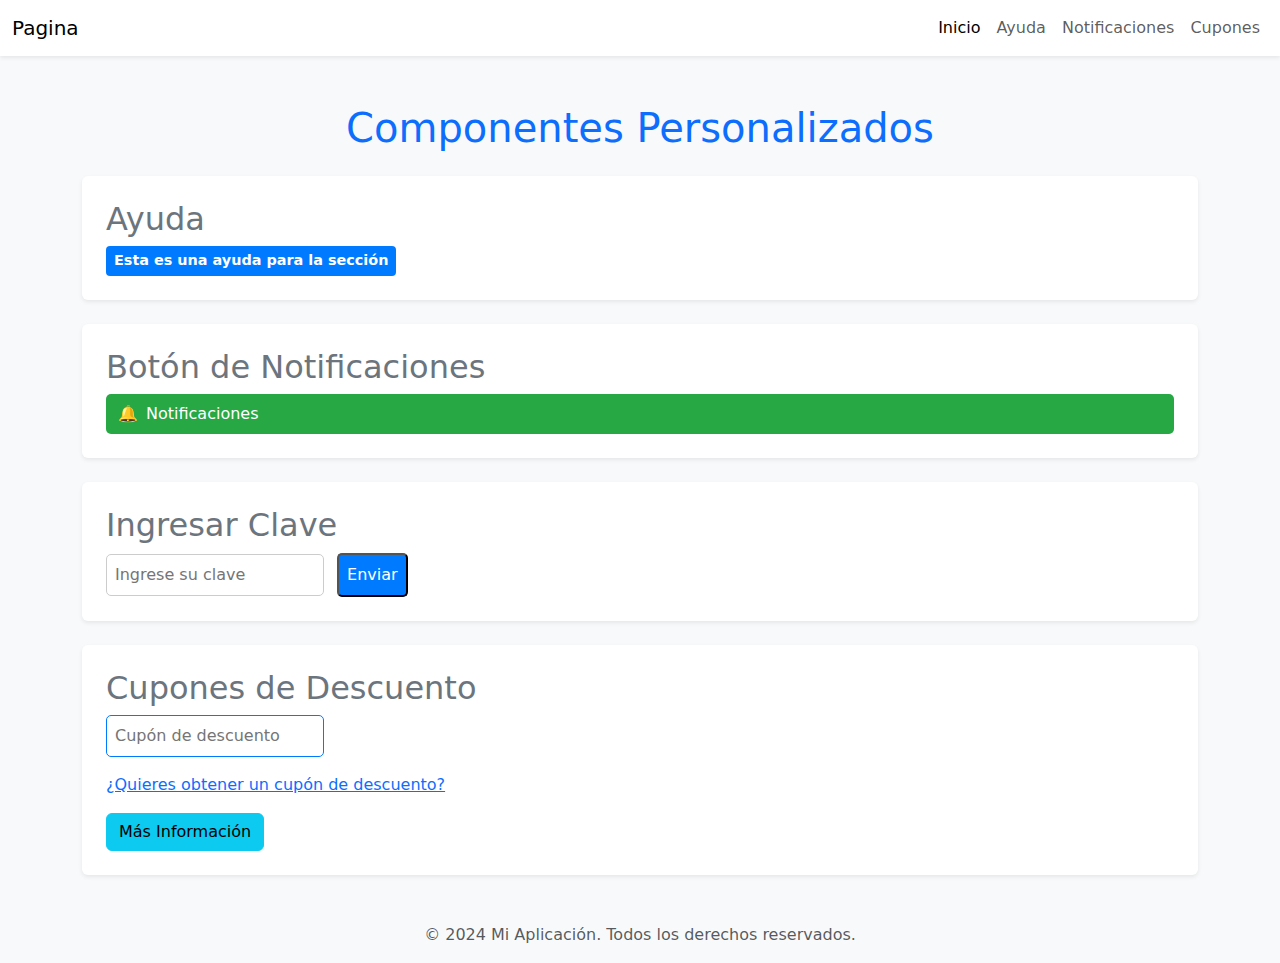
<file: 02-11-2024/index.html>
<!DOCTYPE html>
<html lang="en">
<head>
    <meta charset="UTF-8">
    <meta name="viewport" content="width=device-width, initial-scale=1.0">
    <title>Pagina Principal</title>
    <link href="https://cdn.jsdelivr.net/npm/bootstrap@5.3.3/dist/css/bootstrap.min.css" rel="stylesheet" integrity="sha384-QWTKZyjpPEjISv5WaRU9OFeRpok6YctnYmDr5pNlyT2bRjXh0JMhjY6hW+ALEwIH" crossorigin="anonymous">
    <link rel="shortcut icon" href="img/user.png" type="image/x-icon">
</head>
<body class="bg-light">

      <!-- Barra de navegación -->
      <nav class="navbar navbar-expand-lg navbar-light bg-white shadow-sm mb-4">
        <div class="container-fluid">
            <a class="navbar-brand" href="#">Pagina</a>
            <button class="navbar-toggler" type="button" data-bs-toggle="collapse" data-bs-target="#navbarNav" aria-controls="navbarNav" aria-expanded="false" aria-label="Toggle navigation">
                <span class="navbar-toggler-icon"></span>
            </button>
            <div class="collapse navbar-collapse" id="navbarNav">
                <ul class="navbar-nav ms-auto">
                    <li class="nav-item">
                        <a class="nav-link active" aria-current="page" href="#">Inicio</a>
                    </li>
                    <li class="nav-item">
                        <a class="nav-link" href="#ayuda">Ayuda</a>
                    </li>
                    <li class="nav-item">
                        <a class="nav-link" href="#notificaciones">Notificaciones</a>
                    </li>
                    <li class="nav-item">
                        <a class="nav-link" href="#cupones">Cupones</a>
                    </li>
                </ul>
            </div>
        </div>
    </nav>

    <!-- Contenedor principal -->
    <div class="container my-5">
        <h1 class="text-center text-primary mb-4">Componentes Personalizados</h1>

        <!-- Sección Ayuda -->
        <div class="section bg-white p-4 rounded shadow-sm mb-4" id="ayuda">
            <h2 class="text-secondary">Ayuda</h2>
            <ayuda-etiqueta texto="Esta es una ayuda para la sección"></ayuda-etiqueta>
        </div>

        <!-- Sección Notificaciones -->
        <div class="section bg-white p-4 rounded shadow-sm mb-4" id="notificaciones">
            <h2 class="text-secondary">Botón de Notificaciones</h2>
            <boton-notificaciones></boton-notificaciones>
        </div>

        <!-- Sección Caja de Texto Clave -->
        <div class="section bg-white p-4 rounded shadow-sm mb-4">
            <h2 class="text-secondary">Ingresar Clave</h2>
            <caja-texto-clave></caja-texto-clave>
        </div>

        <!-- Sección Cupones de Descuento -->
        <div class="section bg-white p-4 rounded shadow-sm" id="cupones">
            <h2 class="text-secondary">Cupones de Descuento</h2>
            <caja-texto-cupon></caja-texto-cupon>
            <p class="mt-3">
                <a href="formulario.html" class="text-primary">¿Quieres obtener un cupón de descuento?</a>
            </p>
            <button type="button" class="btn btn-info" data-bs-toggle="modal" data-bs-target="#infoModal">
                Más Información
            </button>
        </div>
    </div>

    <!-- Modal para información adicional -->
    <div class="modal fade" id="infoModal" tabindex="-1" aria-labelledby="infoModalLabel" aria-hidden="true">
        <div class="modal-dialog">
            <div class="modal-content">
                <div class="modal-header">
                    <h5 class="modal-title" id="infoModalLabel">Información Adicional</h5>
                    <button type="button" class="btn-close" data-bs-dismiss="modal" aria-label="Close"></button>
                </div>
                <div class="modal-body">
                    ¡Aprovecha nuestras increíbles ofertas! En nuestra tienda, te damos la bienvenida con cupones de descuento exclusivos que puedes utilizar en tu próxima compra. Simplemente presenta el cupón en caja y disfruta de un 20% de descuento en toda nuestra colección. Ya sea que busques ropa, accesorios o artículos para el hogar, hay algo para todos. No dejes pasar esta oportunidad de ahorrar. ¡Visítanos hoy y comienza a disfrutar de tus compras con un gran descuento!
                </div>
                <div class="modal-footer">
                    <button type="button" class="btn btn-secondary" data-bs-dismiss="modal">Cerrar</button>
                </div>
            </div>
        </div>
    </div>

    <!-- Pie de página -->
    <footer class="text-center mt-5 mb-3">
        <p class="text-muted">© 2024 Mi Aplicación. Todos los derechos reservados.</p>
    </footer>
<script src="https://cdn.jsdelivr.net/npm/bootstrap@5.3.3/dist/js/bootstrap.bundle.min.js" integrity="sha384-YvpcrYf0tY3lHB60NNkmXc5s9fDVZLESaAA55NDzOxhy9GkcIdslK1eN7N6jIeHz" crossorigin="anonymous"></script>
<script src="componenetes.js"> </script>
</body>
</html>
</file>
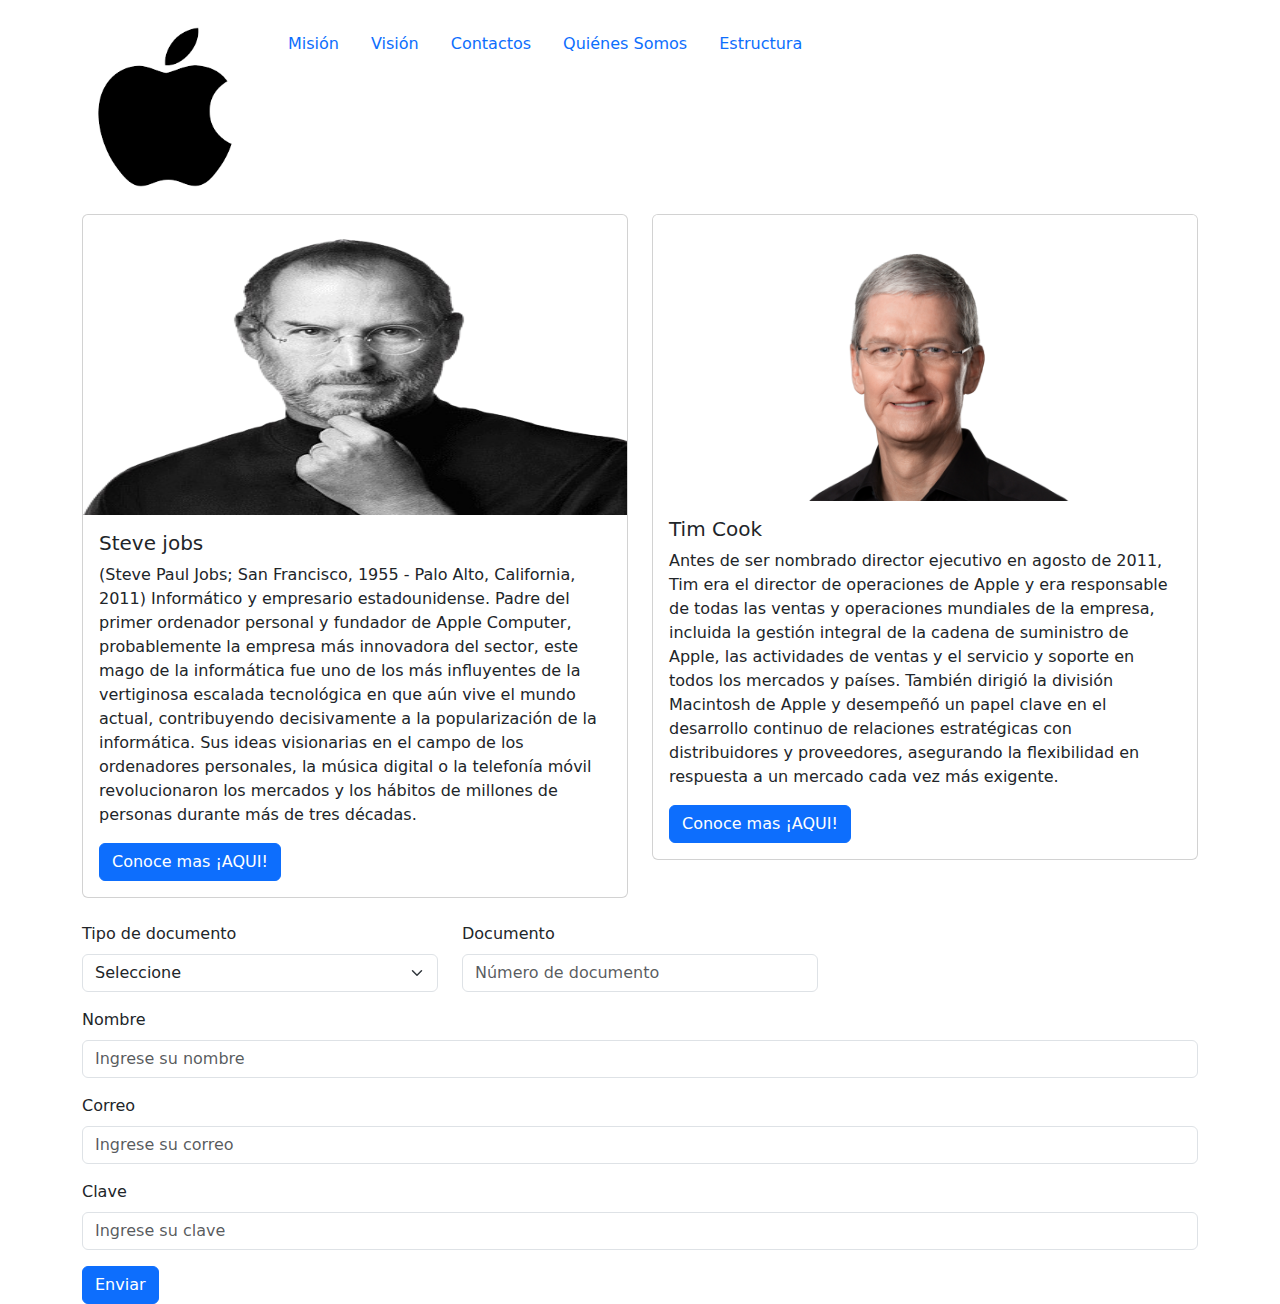
<file: 07-09-2024/index.html>
<!DOCTYPE html>
<html lang="en">
<head>
    <meta charset="UTF-8">
    <meta name="viewport" content="width=device-width, initial-scale=1.0">
    <title>Mi Página Web</title>
    <link href="https://cdn.jsdelivr.net/npm/bootstrap@5.3.0-alpha1/dist/css/bootstrap.min.css" rel="stylesheet">
</head>
<body>
    <div class="container mt-4">
        <div class="row mb-4">
            <div class="col-md-2">
                <img src="./img/logo.png" alt="Logo" class="img-fluid">
            </div>
            <div class="col-md-10">
                <nav class="nav">
                    <a class="nav-link" href="#">Misión</a>
                    <a class="nav-link" href="#">Visión</a>
                    <a class="nav-link" href="#">Contactos</a>
                    <a class="nav-link" href="#">Quiénes Somos</a>
                    <a class="nav-link" href="#">Estructura</a>
                </nav>
            </div>
        </div>
        <div class="row mb-4">
            <div class="col-md-6">
                <div class="card">
                    <img src="./img/imagen1.png" width="100px" height="300px" class="card-img-top" alt="Imagen de tarjeta">
                    <div class="card-body">
                        <h5 class="card-title">Steve jobs</h5>
                        <p class="card-text">(Steve Paul Jobs; San Francisco, 1955 - Palo Alto, California, 2011) Informático y empresario estadounidense. Padre del primer ordenador personal y fundador de Apple Computer, probablemente la empresa más innovadora del sector, este mago de la informática fue uno de los más influyentes de la vertiginosa escalada tecnológica en que aún vive el mundo actual, contribuyendo decisivamente a la popularización de la informática. Sus ideas visionarias en el campo de los ordenadores personales, la música digital o la telefonía móvil revolucionaron los mercados y los hábitos de millones de personas durante más de tres décadas.</p>
                        <a href="#" class="btn btn-primary">Conoce mas ¡AQUI!</a>
                    </div>
                </div>
            </div>
            <div class="col-md-6">
                <div class="card">
                    <img src="./img/imagen2.png"  class="card-img-top" alt="Imagen de tarjeta">
                    <div class="card-body">
                        <h5 class="card-title">Tim Cook</h5>
                        <p class="card-text">Antes de ser nombrado director ejecutivo en agosto de 2011, Tim era el director de operaciones de Apple y era responsable de todas las ventas y operaciones mundiales de la empresa, incluida la gestión integral de la cadena de suministro de Apple, las actividades de ventas y el servicio y soporte en todos los mercados y países. También dirigió la división Macintosh de Apple y desempeñó un papel clave en el desarrollo continuo de relaciones estratégicas con distribuidores y proveedores, asegurando la flexibilidad en respuesta a un mercado cada vez más exigente.</p>
                        <a href="#" class="btn btn-primary">Conoce mas ¡AQUI!</a>
                    </div>
                </div>
            </div>
        </div>
        <div class="row">
            <div class="col-md-12">
                <form>
                    <div class="row mb-3">
                        <div class="col-md-4">
                            <label for="tipoDocumento" class="form-label">Tipo de documento</label>
                            <select class="form-select" id="tipoDocumento">
                                <option selected>Seleccione</option>
                                <option value="1">Cédula</option>
                                <option value="2">Pasaporte</option>
                            </select>
                        </div>
                        <div class="col-md-4">
                            <label for="documento" class="form-label">Documento</label>
                            <input type="text" class="form-control" id="documento" placeholder="Número de documento">
                        </div>
                    </div>
                    <div class="mb-3">
                        <label for="nombre" class="form-label">Nombre</label>
                        <input type="text" class="form-control" id="nombre" placeholder="Ingrese su nombre">
                    </div>
                    <div class="mb-3">
                        <label for="correo" class="form-label">Correo</label>
                        <input type="email" class="form-control" id="correo" placeholder="Ingrese su correo">
                    </div>
                    <div class="mb-3">
                        <label for="clave" class="form-label">Clave</label>
                        <input type="password" class="form-control" id="clave" placeholder="Ingrese su clave">
                    </div>
                    <button type="submit" class="btn btn-primary">Enviar</button>
                </form>
            </div>
        </div>
    </div>

    <script src="https://cdn.jsdelivr.net/npm/bootstrap@5.3.0-alpha1/dist/js/bootstrap.bundle.min.js"></script>
</body>
</html>
</file>
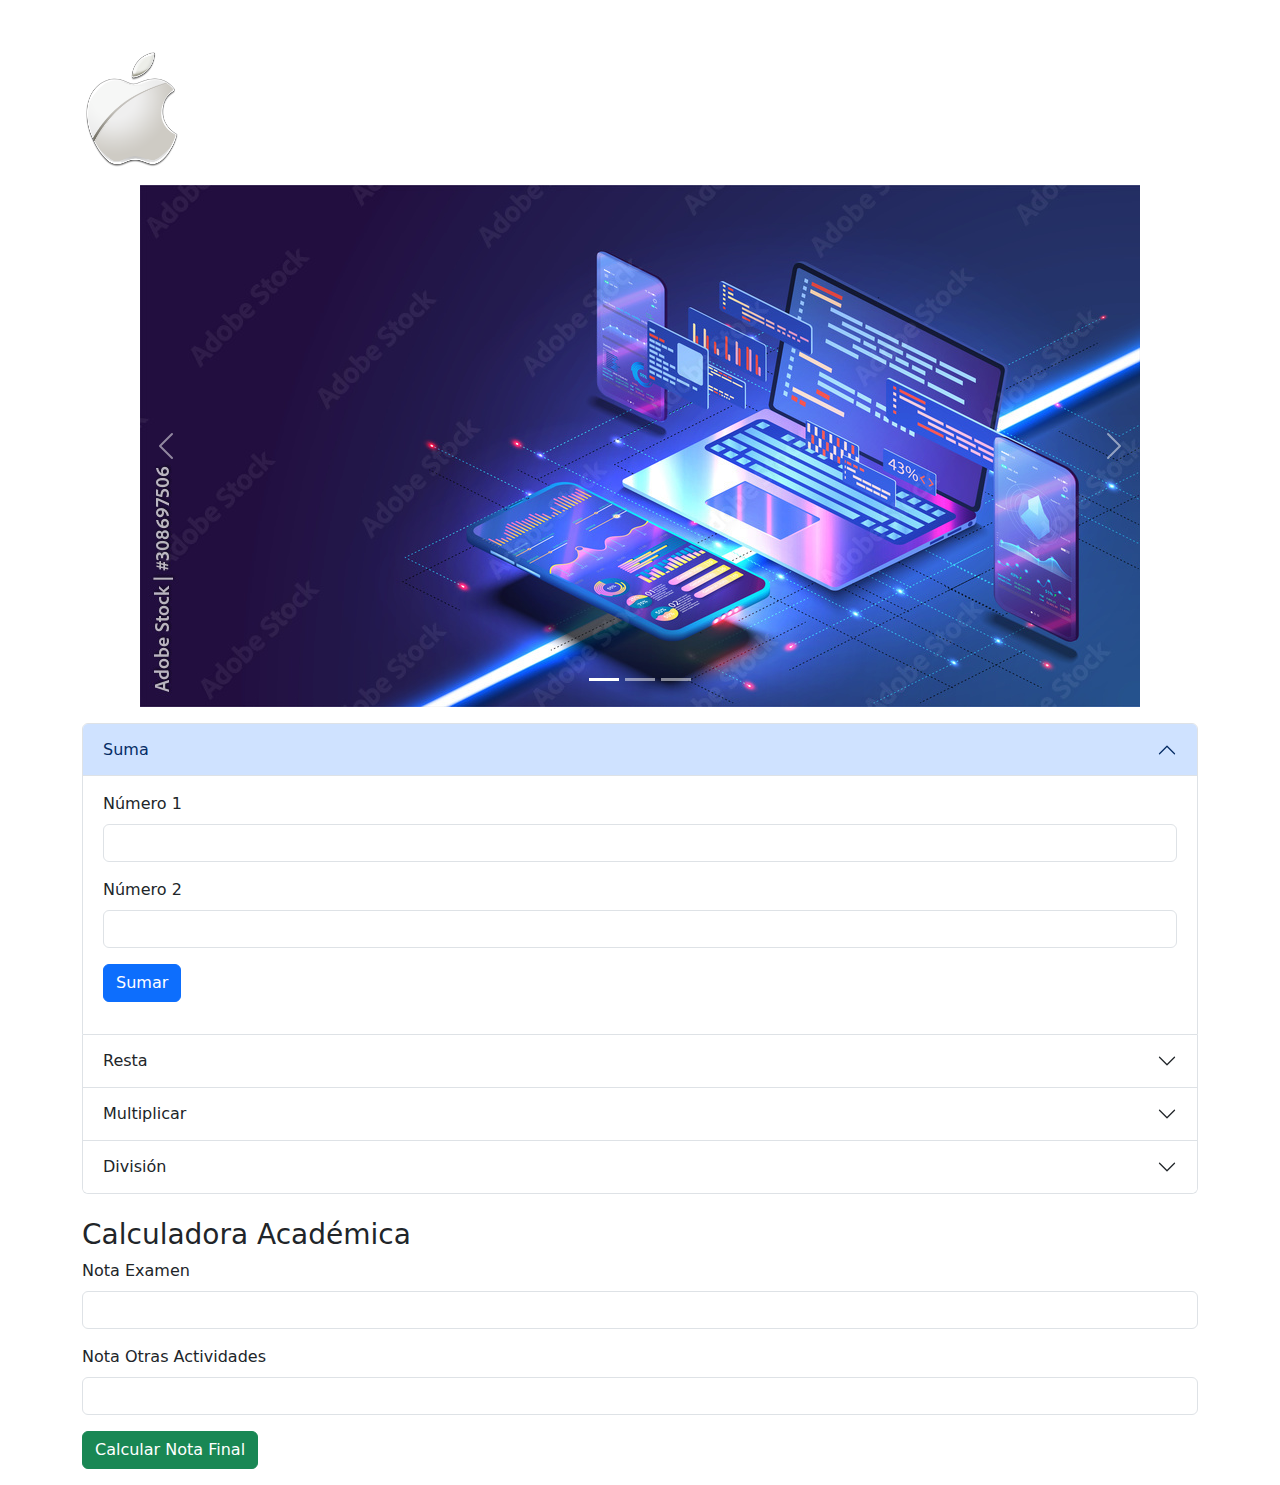
<file: 21-09-2024/index.html>
<!DOCTYPE html>
<html lang="en">
<head>
    <meta charset="UTF-8">
    <meta name="viewport" content="width=device-width, initial-scale=1.0">
    <title>Calculadora Académica</title>
    <link href="https://cdn.jsdelivr.net/npm/bootstrap@5.3.0-alpha1/dist/css/bootstrap.min.css" rel="stylesheet">
    <link rel="icon" href="../07-09-2024/img/icono.jpg" type="image/x-icon">
</head>
<body>
    <!-- Contenedor principal -->
    <div class="container mt-5">
        <div class="row">
            <!-- Logo -->
            <div class="col-12 mb-3">
                <img src="../07-09-2024/img/logo2.png" alt="Logo" width="100">
            </div>

            <!-- Carousel -->
            <div class="col-12 mb-3" >
                <div id="carouselExampleIndicators" class="carousel slide" data-bs-ride="carousel">
                    <div class="carousel-indicators">
                        <button type="button" data-bs-target="#carouselExampleIndicators" data-bs-slide-to="0" class="active"></button>
                        <button type="button" data-bs-target="#carouselExampleIndicators" data-bs-slide-to="1"></button>
                        <button type="button" data-bs-target="#carouselExampleIndicators" data-bs-slide-to="2"></button>
                    </div>
                    <div class="carousel-inner">
                        <div class="carousel-item active">
                            <img src="../07-09-2024/img/imagen3.jpg" class="d-block mx-auto" alt="...">
                        </div>
                        <div class="carousel-item">
                            <img src="../07-09-2024/img/imagen4.png" class="d-block mx-auto" alt="...">
                        </div>
                        <div class="carousel-item">
                            <img src="../07-09-2024/img/imagen5.png" class="d-block mx-auto" alt="...">
                        </div>
                    </div>
                    
                    <button class="carousel-control-prev" type="button" data-bs-target="#carouselExampleIndicators" data-bs-slide="prev">
                        <span class="carousel-control-prev-icon"></span>
                    </button>
                    <button class="carousel-control-next" type="button" data-bs-target="#carouselExampleIndicators" data-bs-slide="next">
                        <span class="carousel-control-next-icon"></span>
                    </button>
                </div>
            </div>

            <!-- Acordeón -->
            <div class="col-12">
                <div class="accordion" id="accordionExample">
                    <div class="accordion-item">
                        <h2 class="accordion-header" id="headingOne">
                            <button class="accordion-button" type="button" data-bs-toggle="collapse" data-bs-target="#collapseOne" aria-expanded="true">
                                Suma
                            </button>
                        </h2>
                        <div id="collapseOne" class="accordion-collapse collapse show" data-bs-parent="#accordionExample">
                            <div class="accordion-body">
                                <form id="sumForm">
                                    <div class="mb-3">
                                        <label for="num1" class="form-label">Número 1</label>
                                        <input type="number" class="form-control" id="num1" required>
                                    </div>
                                    <div class="mb-3">
                                        <label for="num2" class="form-label">Número 2</label>
                                        <input type="number" class="form-control" id="num2" required>
                                    </div>
                                    <button type="button" class="btn btn-primary" onclick="sumNumbers()">Sumar</button>
                                </form>
                                <div id="sumResult" class="mt-3"></div>
                            </div>
                        </div>
                    </div>
                    <div class="accordion-item">
                        <h2 class="accordion-header" id="headingTwo">
                            <button class="accordion-button collapsed" type="button" data-bs-toggle="collapse" data-bs-target="#collapseTwo">
                                Resta
                            </button>
                        </h2>
                        <div id="collapseTwo" class="accordion-collapse collapse" data-bs-parent="#accordionExample">
                            <div class="accordion-body">
                                <form id="restForm">
                                    <div class="mb-3">
                                        <label for="age1" class="form-label">Edad 1</label>
                                        <input type="number" class="form-control" id="age1" required>
                                    </div>
                                    <div class="mb-3">
                                        <label for="age2" class="form-label">Edad 2</label>
                                        <input type="number" class="form-control" id="age2" required>
                                    </div>
                                    <div class="mb-3">
                                        <label for="age3" class="form-label">Edad 3</label>
                                        <input type="number" class="form-control" id="age3" required>
                                    </div>
                                    <button type="button" class="btn btn-primary" onclick="subtractAges()">Restar Edades</button>
                                </form>
                                <div id="restResult" class="mt-3"></div>
                            </div>
                        </div>
                    </div>
                    <div class="accordion-item">
                        <h2 class="accordion-header" id="headingThree">
                            <button class="accordion-button collapsed" type="button" data-bs-toggle="collapse" data-bs-target="#collapseThree">
                                Multiplicar
                            </button>
                        </h2>
                        <div id="collapseThree" class="accordion-collapse collapse" data-bs-parent="#accordionExample">
                            <div class="accordion-body">
                                <form id="multForm">
                                    <div class="mb-3">
                                        <label for="mult1" class="form-label">Número 1 (Par)</label>
                                        <input type="number" class="form-control" id="mult1" required>
                                    </div>
                                    <div class="mb-3">
                                        <label for="mult2" class="form-label">Número 2 (Par)</label>
                                        <input type="number" class="form-control" id="mult2" required>
                                    </div>
                                    <button type="button" class="btn btn-primary" onclick="multiplyNumbers()">Multiplicar</button>
                                </form>
                                <div id="multResult" class="mt-3"></div>
                            </div>
                        </div>
                    </div>
                    <div class="accordion-item">
                        <h2 class="accordion-header" id="headingFour">
                            <button class="accordion-button collapsed" type="button" data-bs-toggle="collapse" data-bs-target="#collapseFour">
                                División
                            </button>
                        </h2>
                        <div id="collapseFour" class="accordion-collapse collapse" data-bs-parent="#accordionExample">
                            <div class="accordion-body">
                                <form id="divForm">
                                    <div class="mb-3">
                                        <label for="div1" class="form-label">Dividendo</label>
                                        <input type="number" class="form-control" id="div1" required>
                                    </div>
                                    <div class="mb-3">
                                        <label for="div2" class="form-label">Divisor</label>
                                        <input type="number" class="form-control" id="div2" required>
                                    </div>
                                    <button type="button" class="btn btn-primary" onclick="divideNumbers()">Dividir</button>
                                </form>
                                <div id="divResult" class="mt-3"></div>
                            </div>
                        </div>
                    </div>
                </div>
            </div>

            <!-- Calculadora Académica -->
            <div class="col-12 mt-4">
                <h3>Calculadora Académica</h3>
                <form id="gradeForm">
                    <div class="mb-3">
                        <label for="examGrade" class="form-label">Nota Examen</label>
                        <input type="number" class="form-control" id="examGrade" required>
                    </div>
                    <div class="mb-3">
                        <label for="otherGrade" class="form-label">Nota Otras Actividades</label>
                        <input type="number" class="form-control" id="otherGrade" required>
                    </div>
                    <button type="button" class="btn btn-success" onclick="calculateGrade()">Calcular Nota Final</button>
                </form>
                <div id="gradeResult" class="mt-3"></div>
            </div>
        </div>
    </div>

    <!-- Bootstrap JS -->
    <script src="https://cdn.jsdelivr.net/npm/bootstrap@5.3.0-alpha1/dist/js/bootstrap.bundle.min.js"></script>
    <script src="./Js/myjs.js"></script>
</body>
</html>
</file>
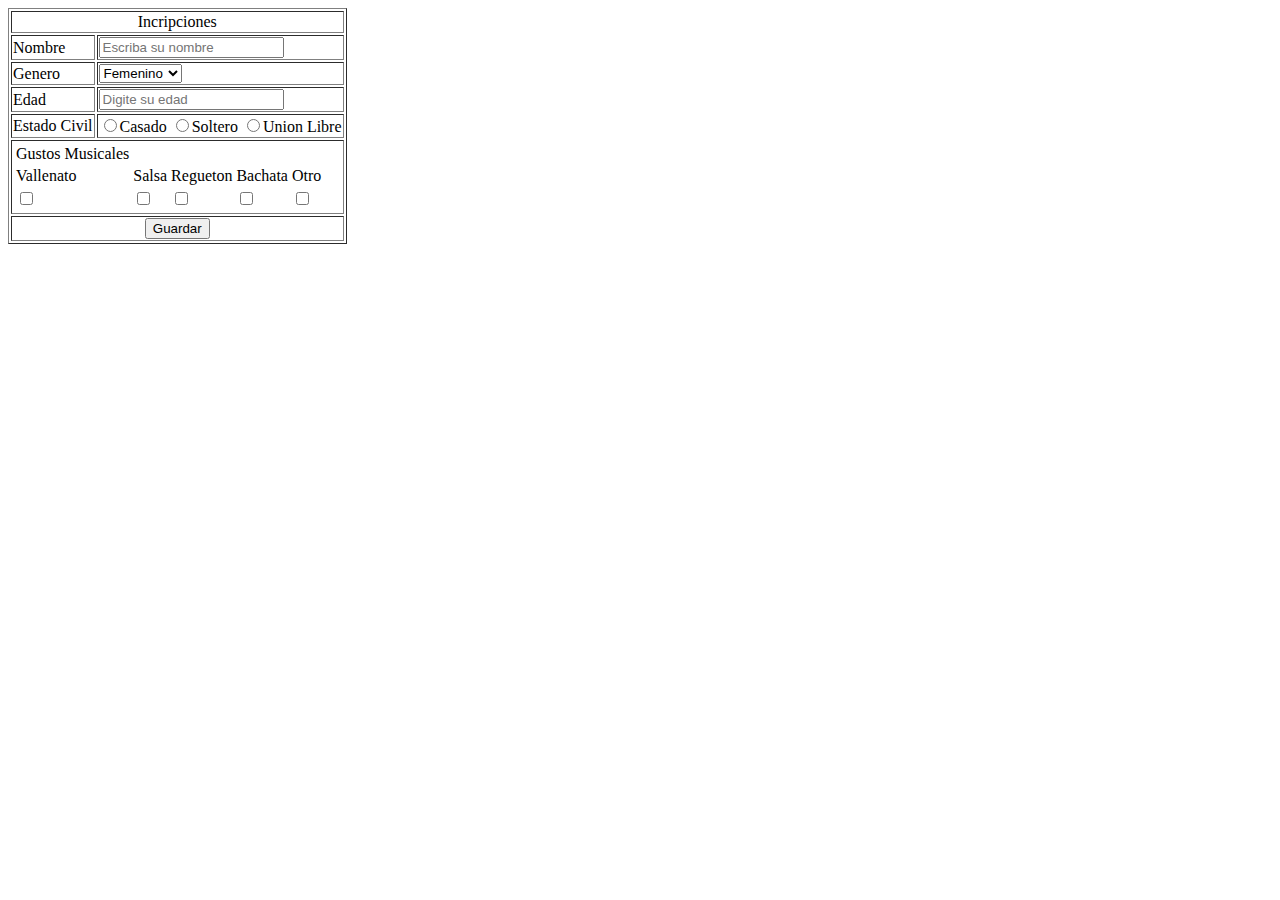
<file: 31-08-2024/index.html>
<!DOCTYPE html>
<html lang="en">
<head>
    <meta charset="UTF-8">
    <meta name="viewport" content="width=device-width, initial-scale=1.0">
    <title>Formulario</title>
</head>
<body>
    <table border="1">
        <tr>
            <td colspan="2" align="center">
                Incripciones
            </td>
            <tr>
                <td>Nombre</td>
                <td>
                    <input type="text" name="nombre" placeholder="Escriba su nombre">
                </td>
            </tr>
            <tr>
                <td>Genero</td>
                    <td>
                        <select name="genero">
                            <option value="Femenino">Femenino</option>
                            <option value="Masculino">Masculino</option>    
                        </select>
                    </td>
            </tr>
            <tr>
                <td>Edad</td>
                <td>
                    <input type="text" name="edad" placeholder="Digite su edad">
                </td>
            </tr>
            <tr>
                <td>Estado Civil</td>
                <td>
                    <input type="radio" value="casado" name="estado">Casado
                    <input type="radio" value="soltero" name="estado">Soltero
                    <input type="radio" value="union libre" name="estado">Union Libre
                </td>
            </tr>
        </tr>
            <tr>
                <td  colspan="2">
                    <table>
                        <tr>
                            <td>Gustos Musicales</td>
                        </tr>
                        <tr>
                            <td>Vallenato</td><td>Salsa</td><td>Regueton</td><td>Bachata</td><td>Otro</td></tr>
                            <tr>
                            <td><input type="checkbox" name="Vallenato"></td>
                            <td><input type="checkbox" name="Salsa"></td>
                            <td><input type="checkbox" name="Regueton"></td>
                            <td><input type="checkbox" name="Bachata"></td>
                            <td><input type="checkbox" name="Otro"></td>
                            </tr>
                    </table>
                </td>
            </tr>
            <tr>
                <td colspan="2" align="Center">
                    <input type="button" value="Guardar">
                </td>
            </tr>
    </table>
</body>
</html>
</file>
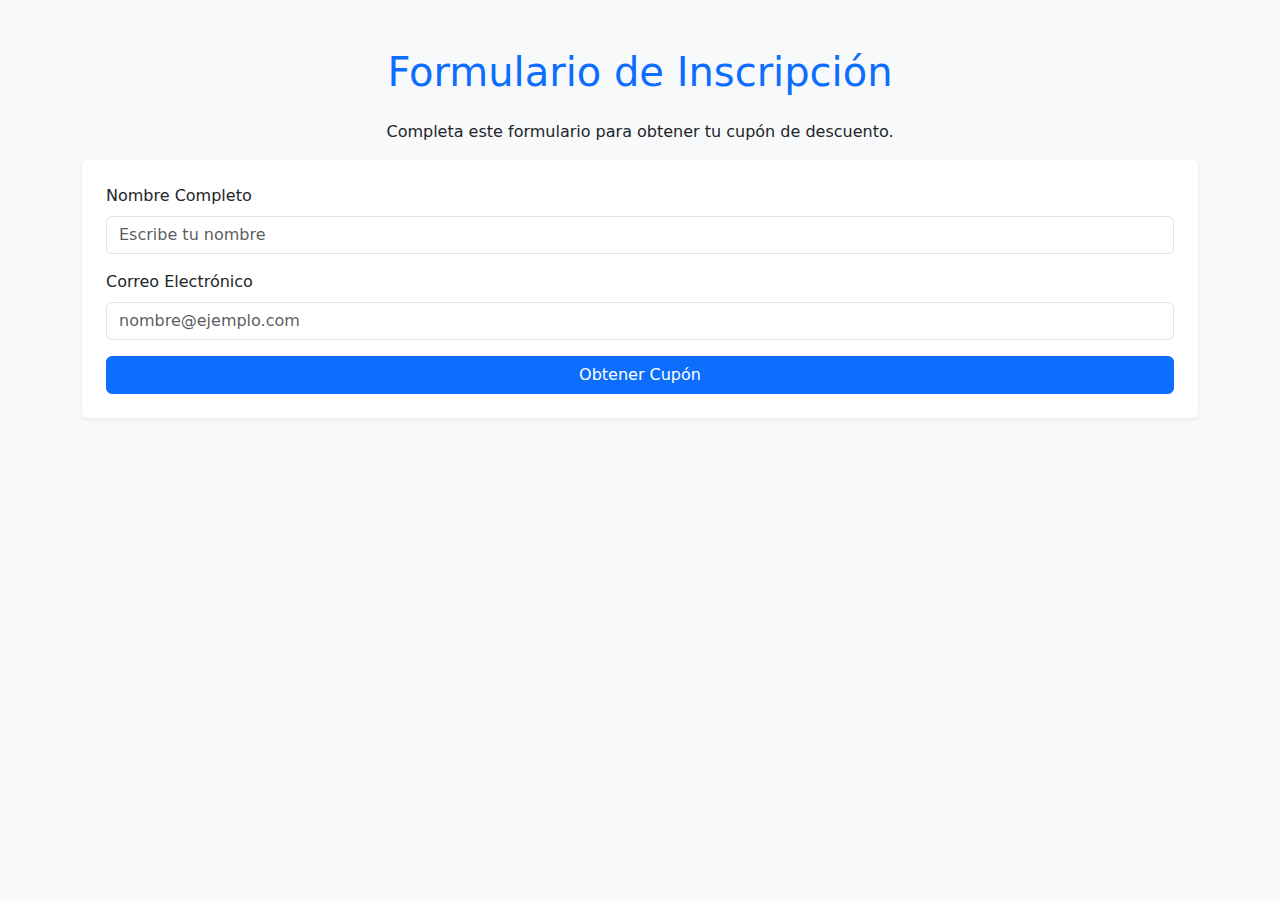
<file: 02-11-2024/formulario.html>
<!DOCTYPE html>
<html lang="es">
<head>
    <meta charset="UTF-8">
    <meta name="viewport" content="width=device-width, initial-scale=1.0">
    <title>Formulario de Inscripción para Cupón de Descuento</title>
    <link href="https://cdn.jsdelivr.net/npm/bootstrap@5.3.0-alpha1/dist/css/bootstrap.min.css" rel="stylesheet">
    <link rel="shortcut icon" href="img/user.png" type="image/x-icon">
</head>
<body class="bg-light">

    <div class="container my-5">
        <h1 class="text-center text-primary mb-4">Formulario de Inscripción</h1>
        <p class="text-center">Completa este formulario para obtener tu cupón de descuento.</p>

        <form class="bg-white p-4 rounded shadow-sm">
            <div class="mb-3">
                <label for="nombre" class="form-label">Nombre Completo</label>
                <input type="text" class="form-control" id="nombre" placeholder="Escribe tu nombre">
            </div>
            <div class="mb-3">
                <label for="correo" class="form-label">Correo Electrónico</label>
                <input type="email" class="form-control" id="correo" placeholder="nombre@ejemplo.com">
            </div>
            <button type="submit" class="btn btn-primary w-100">Obtener Cupón</button>
        </form>
    </div>

    <script src="https://cdn.jsdelivr.net/npm/bootstrap@5.3.0-alpha1/dist/js/bootstrap.bundle.min.js"></script>
</body>
</html>
</file>
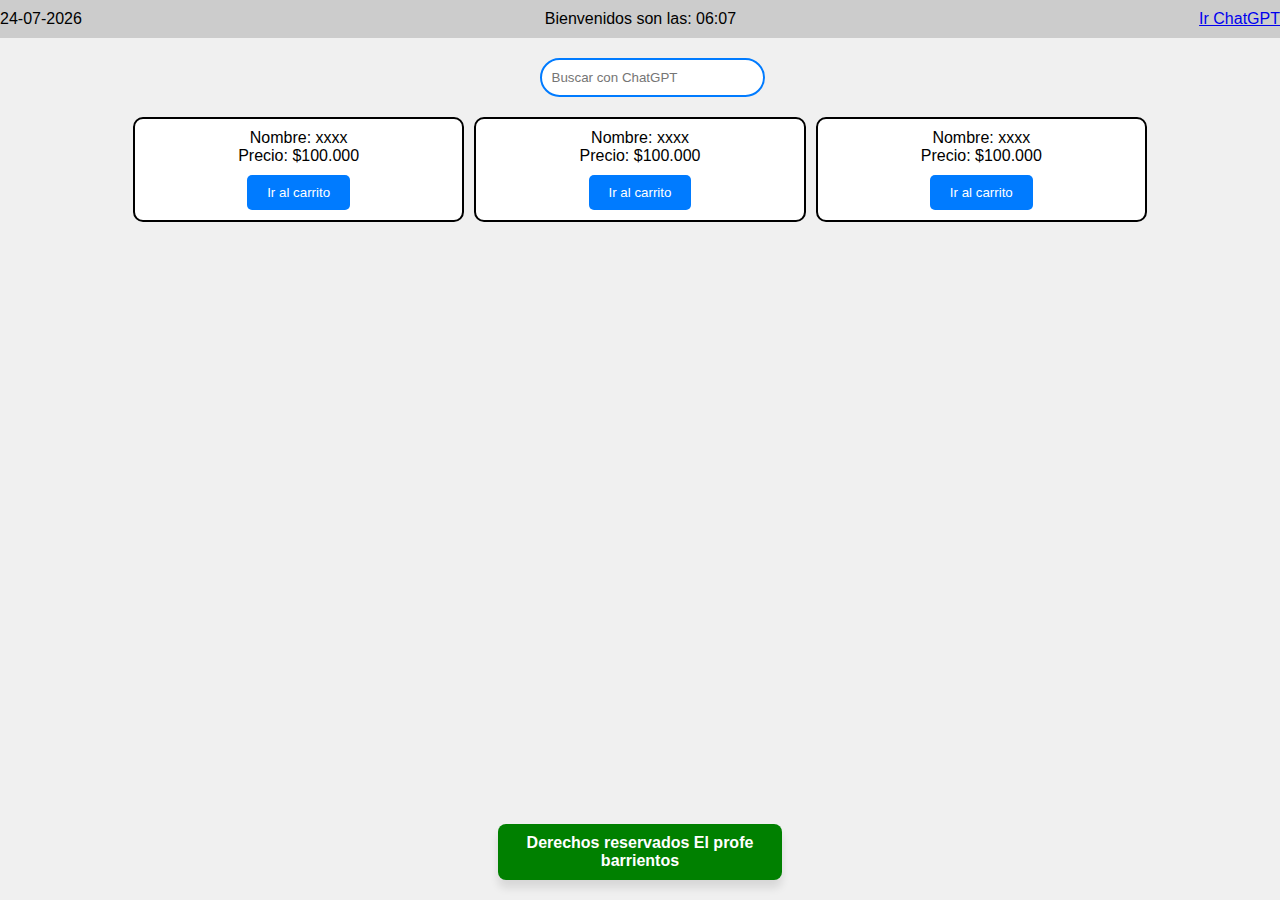
<file: 26-10-2024/componentes.html>
<!DOCTYPE html>
<html lang="en">
<head>
    <meta charset="UTF-8">
    <meta name="viewport" content="width=device-width, initial-scale=1.0">
    <title>Tienda con ChatGPT</title>
    <style>
        body {
            font-family: Arial, sans-serif;
            margin: 0;
            padding: 0;
            display: flex;
            flex-direction: column;
            align-items: center;
            background-color: #f0f0f0;
            min-height: 100vh;
        }

        header {
            width: 100%;
            background-color: #ccc;
            padding: 10px;
            display: flex;
            justify-content: space-between;
            align-items: center;
        }

        header div {
            font-size: 16px;
        }

        #search-container {
            margin: 20px 0;
        }

        buscar-elprofebarrientos {
            display: block;
        }

        .product-container {
            display: flex;
            justify-content: space-around;
            width: 80%;
            max-width: 1200px;
        }

        .product {
            border: 2px solid #000;
            border-radius: 10px;
            padding: 10px;
            width: 30%;
            text-align: center;
            background-color: #fff;
        }

        .product button {
            margin-top: 10px;
            padding: 10px 20px;
            border: none;
            background-color: #007bff;
            color: #fff;
            border-radius: 5px;
            cursor: pointer;
        }

        .product button:hover {
            background-color: #0056b3;
        }

        footer {
            margin-top: auto;
            width: 100%;
            display: flex;
            justify-content: center;
            background-color: #f0f0f0;
            padding: 20px 0;
        }
    </style>
</head>
<body>

    <header>
        <div><fecha-hoy></fecha-hoy></div>
        <div>Bienvenidos son las: <span id="hora-actual"></span></div>
        <div><a href="#">Ir ChatGPT</a></div>
    </header>

    <div id="search-container">
        <buscar-elprofebarrientos></buscar-elprofebarrientos>
    </div>

    <div class="product-container">
        <div class="product">
            <div>Nombre: xxxx</div>
            <div>Precio: $100.000</div>
            <button>Ir al carrito</button>
        </div>
        <div class="product">
            <div>Nombre: xxxx</div>
            <div>Precio: $100.000</div>
            <button>Ir al carrito</button>
        </div>
        <div class="product">
            <div>Nombre: xxxx</div>
            <div>Precio: $100.000</div>
            <button>Ir al carrito</button>
        </div>
    </div>

    <footer>
        <titulos-elprofebarrientos></titulos-elprofebarrientos>
    </footer>

    <script>
        class BuscarElprofebarrientos extends HTMLElement {
            constructor() {
                super();
                const shadow = this.attachShadow({ mode: "open" });
                const buscarcaja = document.createElement("input");
                buscarcaja.type = 'text';
                buscarcaja.placeholder = 'Buscar con ChatGPT';
                buscarcaja.classList.add("buscarcaja");

                const style = document.createElement("style");
                style.textContent = `
                    .buscarcaja {
                        width: 100%;
                        max-width: 800px;
                        padding: 10px;
                        border: 2px solid #007bff;
                        border-radius: 20px;
                        outline: none;
                        transition: border-color 0.3s;
                    }
                    .buscarcaja:focus {
                        border-color: #CD5C5C;
                    }
                `;
                shadow.appendChild(style);
                shadow.appendChild(buscarcaja);
            }
        }

        class FechaHoy extends HTMLElement {
            constructor() {
                super();
                const shadow = this.attachShadow({ mode: 'open' });
                const div = document.createElement('div');
                div.textContent = this.fecha();
                shadow.appendChild(div);
            }

            fecha() {
                const today = new Date();
                const dia = String(today.getDate()).padStart(2, '0');
                const mes = String(today.getMonth() + 1).padStart(2, '0');
                const ano = today.getFullYear();
                return `${dia}-${mes}-${ano}`;
            }
        }

        class TitulosElprofebarrientos extends HTMLElement {
            constructor() {
                super();
            }

            connectedCallback() {
                let shadowRoot = this.attachShadow({ mode: 'open' });
                shadowRoot.innerHTML = `
                <style>
                    div {
                        background-color: green;
                        border-radius: 8px;
                        box-shadow: 0 8px 8px rgba(0, 0, 0, 0.1);
                        overflow: hidden;
                        width: 80%; /* Ajuste al ancho de la pantalla */
                        max-width: 1200px;
                        font-size: 1.0em;
                        color: #ffffff;
                        margin: 0 auto;
                        text-align: center;
                        font-weight: bold;
                        font-family: 'Arial', sans-serif;
                        padding: 10px;
                    }
                </style>
                <div>Derechos reservados El profe barrientos</div>
                `;
            }
        }

        customElements.define("buscar-elprofebarrientos", BuscarElprofebarrientos);
        customElements.define("fecha-hoy", FechaHoy);
        customElements.define("titulos-elprofebarrientos", TitulosElprofebarrientos);

        // Mostrar la hora actual en el header
        function mostrarHora() {
            const now = new Date();
            const hora = String(now.getHours()).padStart(2, '0');
            const minutos = String(now.getMinutes()).padStart(2, '0');
            document.getElementById("hora-actual").textContent = `${hora}:${minutos}`;
        }
        mostrarHora();
        setInterval(mostrarHora, 60000); // Actualiza cada minuto
    </script>

</body>
</html>
</file>
